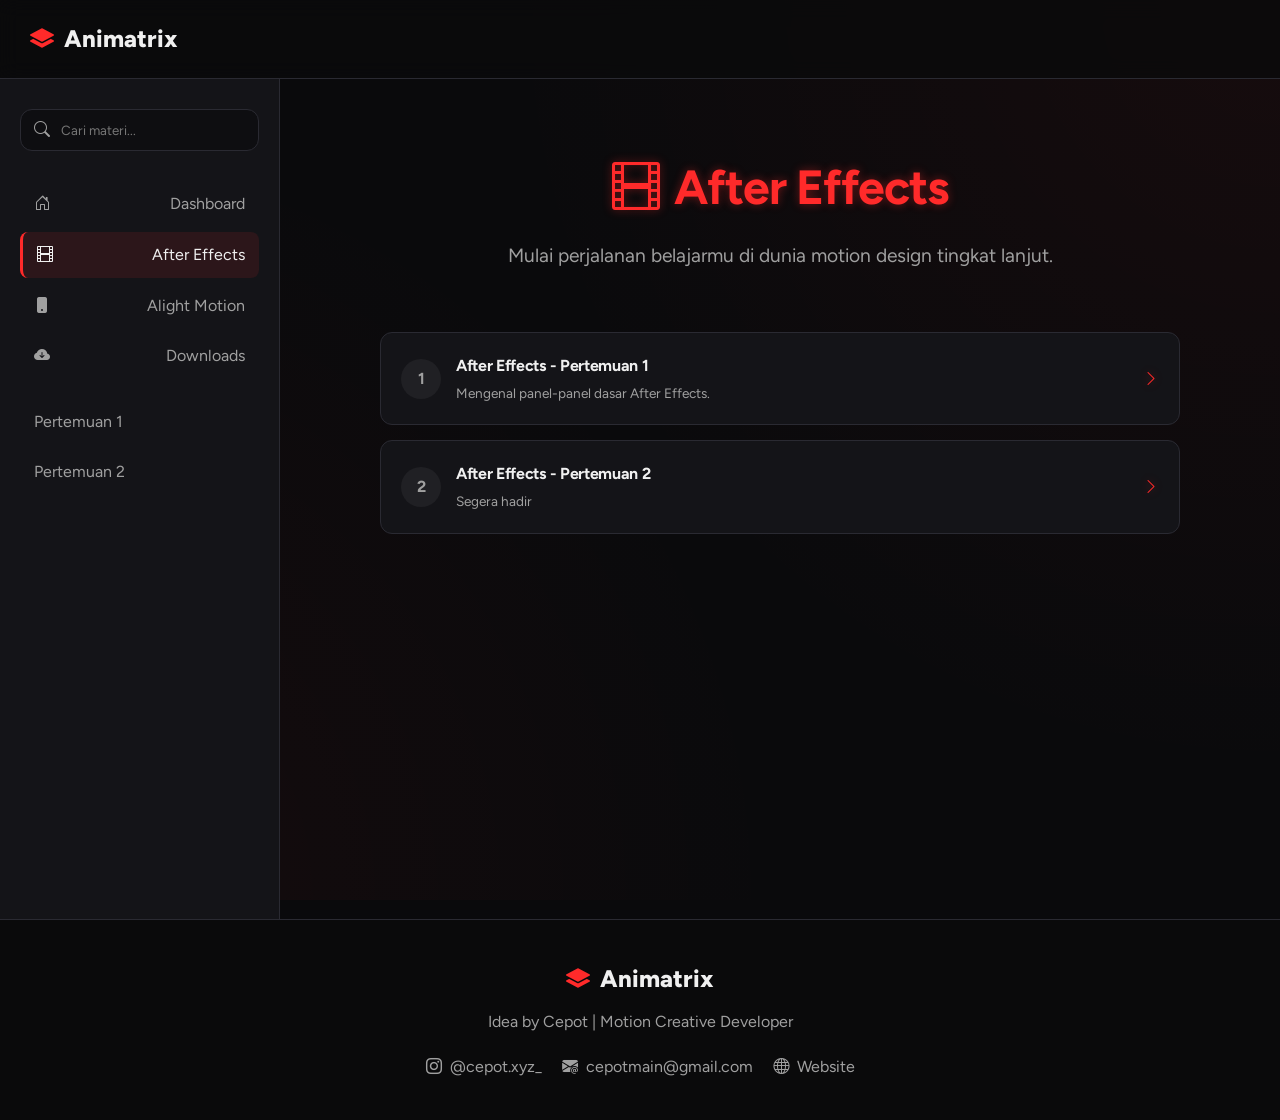
<file: after-effects.html>
<!DOCTYPE html>
<html lang="id">
<head>
    <meta charset="UTF-8">
    <meta name="viewport" content="width=device-width, initial-scale=1.0">
    <title>After Effects - Animatrix</title>
    <link rel="stylesheet" href="style.css">
    <link rel="icon" type="image/svg+xml" href="assets/favico.svg">
</head>
<body>
    <!-- Header -->
    <header>
        <div class="container flex justify-between items-center">
            <a href="index.html" class="nav-brand">
                <i class="bi bi-layers-fill neon-text"></i> Animatrix
            </a>
            <button class="sidebar-toggle-btn" id="sidebarToggle">
                <i class="bi bi-list"></i>
            </button>
        </div>
    </header>
    <div class="layout-with-sidebar container-fluid">
        
        <!-- Sidebar -->
        <aside class="sidebar" id="sidebar">
            <div class="sidebar-search">
                <i class="bi bi-search"></i>
                <input type="text" id="lessonSearch" placeholder="Cari materi...">
            </div>

            <nav class="sidebar-menu">
                <ul>
                    <li><a href="index.html"><i class="bi bi-house-door"></i> Dashboard</a></li>
                    <li><a href="after-effects.html" class="active"><i class="bi bi-film"></i> After Effects</a></li>
                    <li><a href="alight-motion.html"><i class="bi bi-phone-fill"></i> Alight Motion</a></li>
                    <li><a href="downloads.html"><i class="bi bi-cloud-arrow-down-fill"></i> Downloads</a></li>
                </ul>

                <ul>
                    <li><a href="after-effects-lessons/ae-bagian1-lesson1.html" class="sidebar-lesson-link" data-lesson-id="ae-bagian1-lesson1">Pertemuan 1</a></li>
                    <li><a href="coming-soon.html" class="sidebar-lesson-link" data-lesson-id="ae-bagian1-lesson2">Pertemuan 2</a></li>
                </ul>
            </nav>
        </aside>

        <!-- Main Content -->
        <main class="page-content">
            <div class="course-list-page">
                <div class="hero">
                    <h1 class="text-neon" style="display: flex; align-items: center; justify-content: center; gap: 15px;">
                        <i class="bi bi-film"></i> After Effects
                    </h1>
                    <p>Mulai perjalanan belajarmu di dunia motion design tingkat lanjut.</p>
                </div>

                <div class="course-section">
                    
                    <a href="after-effects-lessons/ae-bagian1-lesson1.html" class="lesson-card">
                        <div class="lesson-card-info">
                            <div class="lesson-number">1</div>
                            <div>
                                <h4>After Effects - Pertemuan 1</h4>
                                <p>Mengenal panel-panel dasar After Effects.</p>
                            </div>
                        </div>
                        <i class="bi bi-chevron-right text-neon"></i>
                    </a>

                    <a href="coming-soon.html" class="lesson-card">
                        <div class="lesson-card-info">
                            <div class="lesson-number">2</div>
                            <div>
                                <h4>After Effects - Pertemuan 2</h4>
                                <p>Segera hadir</p>
                            </div>
                        </div>
                        <i class="bi bi-chevron-right text-neon"></i>
                    </a>
                </div>
            </div>
        </main>
    </div>

    <footer>
        <div class="container">
            <a href="index.html" class="nav-brand" style="justify-content: center; margin-bottom: 10px;">
                <i class="bi bi-layers-fill neon-text"></i> Animatrix
            </a>
            <p class="text-muted">Idea by Cepot | Motion Creative Developer</p>
            <div class="footer-contact">
                <a href="https://instagram.com/cepot.xyz_" target="_blank"><i class="bi bi-instagram"></i> @cepot.xyz_</a>
                <a href="mailto:cepotmain@gmail.com"><i class="bi bi-envelope-at-fill"></i> cepotmain@gmail.com</a>
                <a href="https://cepot-xyz.github.io/creative-motion-developerr/" target="_blank"><i class="bi bi-globe"></i> Website</a>
            </div>
        </div>
    </footer>

    <script src="script.js"></script>
</body>
</html>
</file>
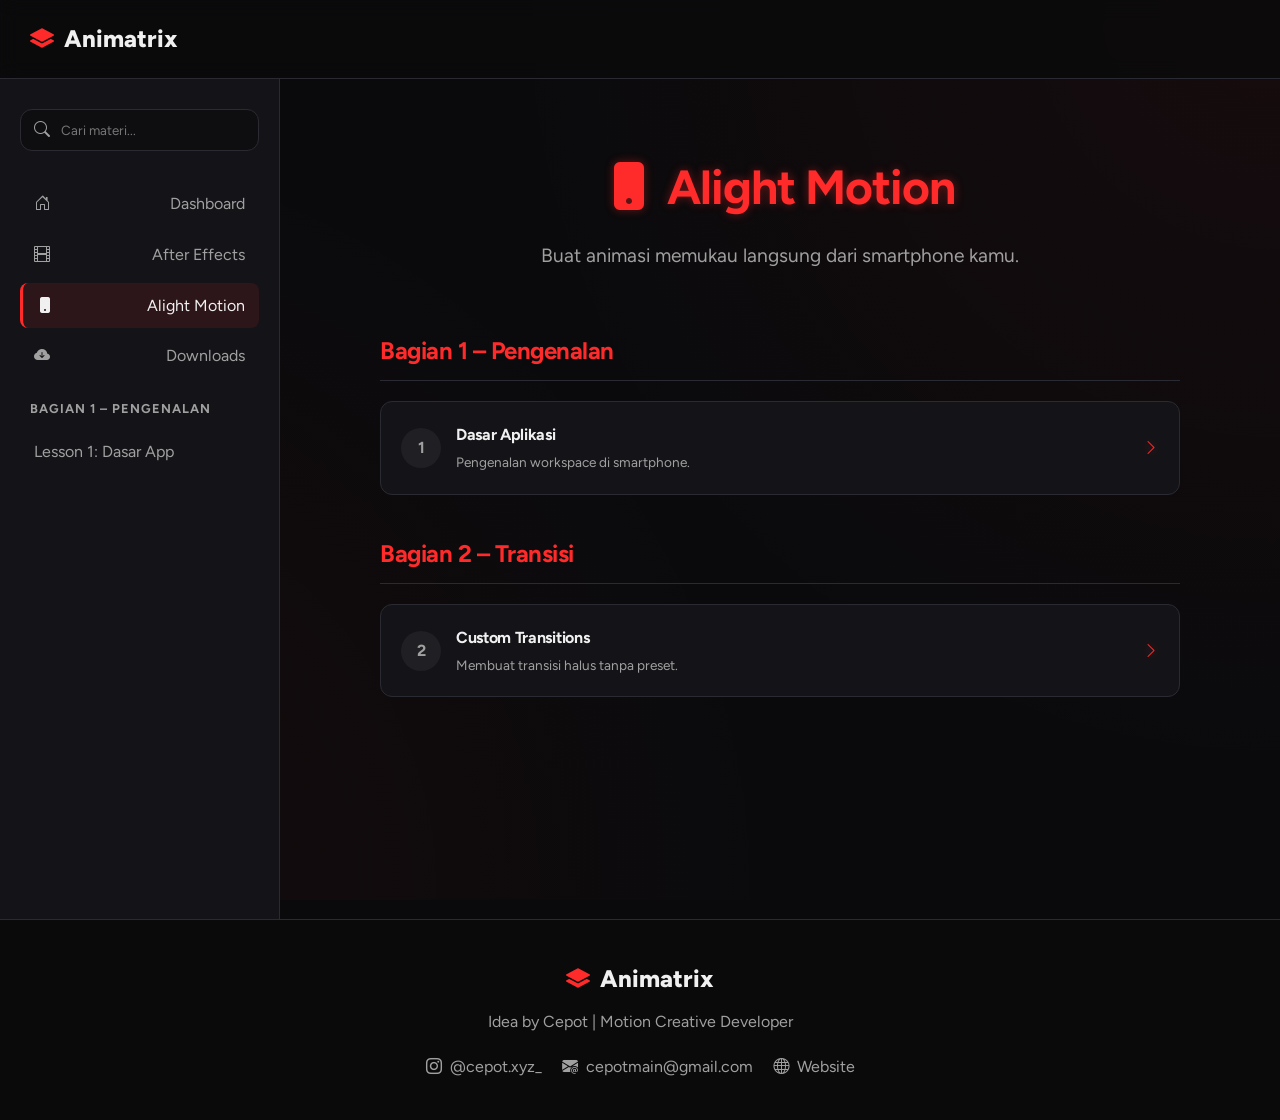
<file: alight-motion.html>
<!DOCTYPE html>
<html lang="id">
<head>
    <meta charset="UTF-8">
    <meta name="viewport" content="width=device-width, initial-scale=1.0">
    <title>Alight Motion - Animatrix</title>
    <link rel="stylesheet" href="style.css">
    <link rel="icon" type="image/svg+xml" href="assets/favico.svg">
</head>
<body>
    <!-- Header -->
    <header>
        <div class="container flex justify-between items-center">
            <a href="index.html" class="nav-brand">
                <i class="bi bi-layers-fill neon-text"></i> Animatrix
            </a>
            <button class="sidebar-toggle-btn" id="sidebarToggle">
                <i class="bi bi-list"></i>
            </button>
        </div>
    </header>
    
    <div class="layout-with-sidebar container-fluid">
        
        <!-- Sidebar -->
        <aside class="sidebar" id="sidebar">
            <div class="sidebar-search">
                <i class="bi bi-search"></i>
                <input type="text" id="lessonSearch" placeholder="Cari materi...">
            </div>

            <nav class="sidebar-menu">
                <ul>
                    <li><a href="index.html"><i class="bi bi-house-door"></i> Dashboard</a></li>
                    <li><a href="after-effects.html"><i class="bi bi-film"></i> After Effects</a></li>
                    <li><a href="alight-motion.html" class="active"><i class="bi bi-phone-fill"></i> Alight Motion</a></li>
                    <li><a href="downloads.html"><i class="bi bi-cloud-arrow-down-fill"></i> Downloads</a></li>
                </ul>

                <h4 class="menu-section-title">Bagian 1 – Pengenalan</h4>
                <ul>
                    <li><a href="alight-motion-lessons/am-bagian1-lesson1.html" class="sidebar-lesson-link" data-lesson-id="am-bagian1-lesson1">Lesson 1: Dasar App</a></li>
                </ul>
            </nav>
        </aside>

        <!-- Main Content -->
        <main class="page-content">
            <div class="course-list-page">
                <div class="hero">
                    <h1 class="text-neon" style="display: flex; align-items: center; justify-content: center; gap: 15px;">
                        <i class="bi bi-phone-fill"></i> Alight Motion
                    </h1>
                    <p>Buat animasi memukau langsung dari smartphone kamu.</p>
                </div>

                <div class="course-section">
                    <h3 class="course-section-title">Bagian 1 – Pengenalan</h3>
                    
                    <a href="alight-motion-lessons/am-bagian1-lesson1.html" class="lesson-card">
                        <div class="lesson-card-info">
                            <div class="lesson-number">1</div>
                            <div>
                                <h4>Dasar Aplikasi</h4>
                                <p>Pengenalan workspace di smartphone.</p>
                            </div>
                        </div>
                        <i class="bi bi-chevron-right text-neon"></i>
                    </a>
                </div>

                <div class="course-section">
                    <h3 class="course-section-title">Bagian 2 – Transisi</h3>
                    
                    <a href="#" class="lesson-card">
                        <div class="lesson-card-info">
                            <div class="lesson-number">2</div>
                            <div>
                                <h4>Custom Transitions</h4>
                                <p>Membuat transisi halus tanpa preset.</p>
                            </div>
                        </div>
                        <i class="bi bi-chevron-right text-neon"></i>
                    </a>
                </div>

            </div>
        </main>
    </div>

    <footer>
        <div class="container">
            <a href="index.html" class="nav-brand" style="justify-content: center; margin-bottom: 10px;">
                <i class="bi bi-layers-fill neon-text"></i> Animatrix
            </a>
            <p class="text-muted">Idea by Cepot | Motion Creative Developer</p>
            <div class="footer-contact">
                <a href="https://instagram.com/cepot.xyz_" target="_blank"><i class="bi bi-instagram"></i> @cepot.xyz_</a>
                <a href="mailto:cepotmain@gmail.com"><i class="bi bi-envelope-at-fill"></i> cepotmain@gmail.com</a>
                <a href="https://cepot-xyz.github.io/creative-motion-developerr/" target="_blank"><i class="bi bi-globe"></i> Website</a>
            </div>
        </div>
    </footer>

    <script src="script.js"></script>
</body>
</html>
</file>
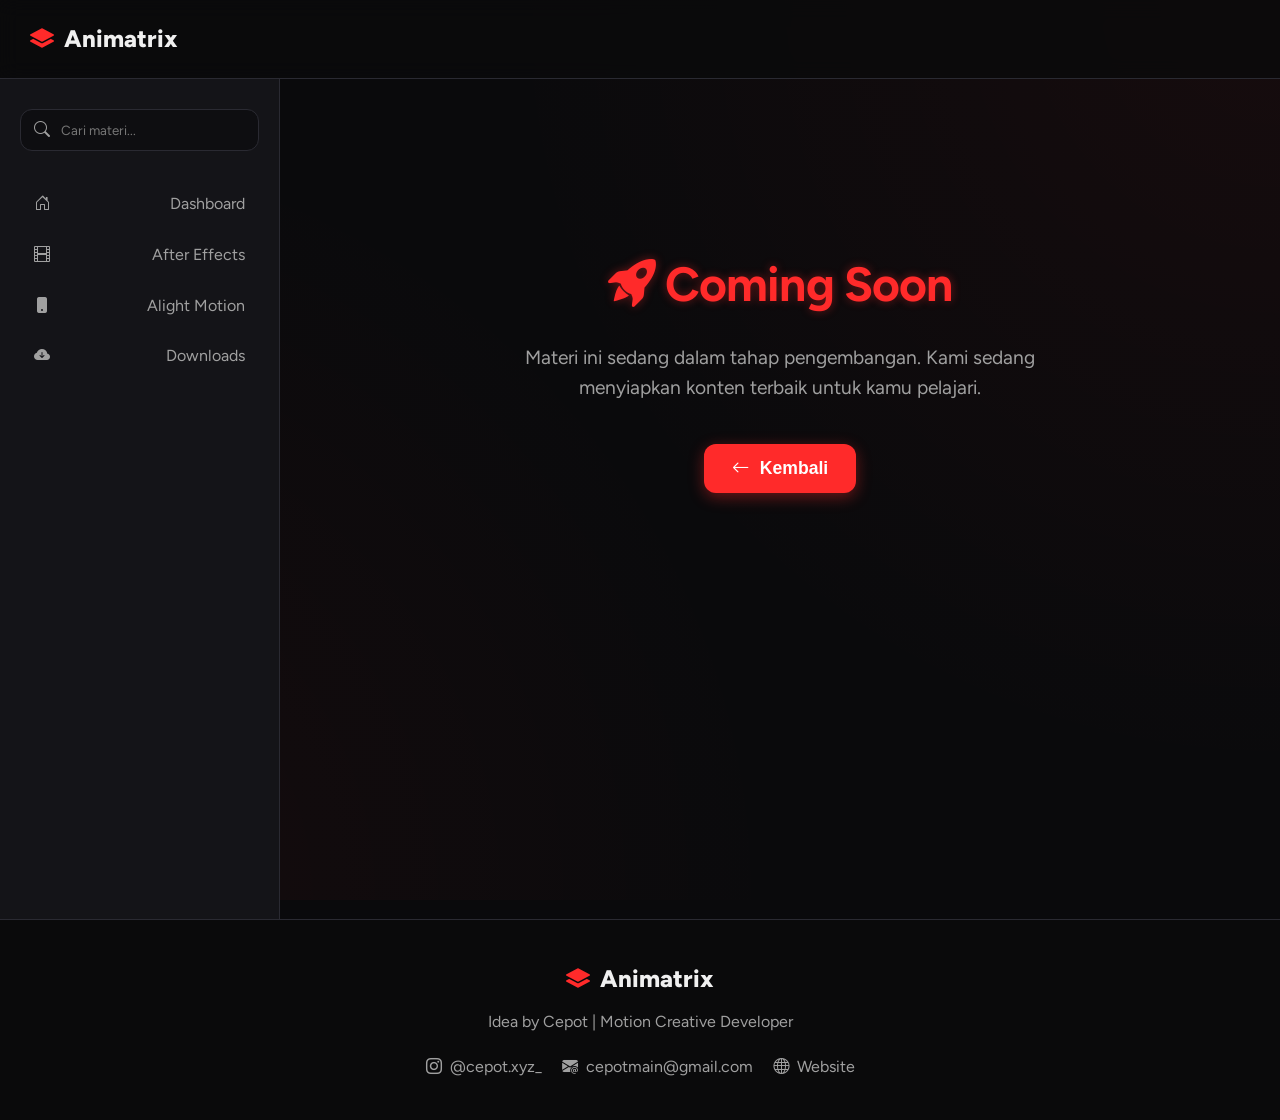
<file: coming-soon.html>
<!DOCTYPE html>
<html lang="id">
<head>
    <meta charset="UTF-8">
    <meta name="viewport" content="width=device-width, initial-scale=1.0">
    <title>Coming Soon - Animatrix</title>
    <link rel="stylesheet" href="style.css">
    <link rel="icon" type="image/svg+xml" href="assets/favico.svg">
</head>
<body>
    <!-- Header -->
    <header>
        <div class="container flex justify-between items-center">
            <a href="index.html" class="nav-brand">
                <i class="bi bi-layers-fill neon-text"></i> Animatrix
            </a>
            <button class="sidebar-toggle-btn" id="sidebarToggle">
                <i class="bi bi-list"></i>
            </button>
        </div>
    </header>

    <div class="layout-with-sidebar container-fluid">
        <!-- Sidebar -->
        <aside class="sidebar" id="sidebar">
            <div class="sidebar-search">
                <i class="bi bi-search"></i>
                <input type="text" id="lessonSearch" placeholder="Cari materi...">
            </div>

            <nav class="sidebar-menu">
                <ul>
                    <li><a href="index.html"><i class="bi bi-house-door"></i> Dashboard</a></li>
                    <li><a href="after-effects.html"><i class="bi bi-film"></i> After Effects</a></li>
                    <li><a href="alight-motion.html"><i class="bi bi-phone-fill"></i> Alight Motion</a></li>
                    <li><a href="downloads.html"><i class="bi bi-cloud-arrow-down-fill"></i> Downloads</a></li>
                </ul>
            </nav>
        </aside>

        <!-- Main Content -->
        <main class="page-content">
            <div class="course-list-page" style="min-height: 60vh; display: flex; flex-direction: column; justify-content: center; align-items: center; text-align: center;">
                <div class="hero">
                    <h1 class="text-neon" style="font-size: 3rem; margin-bottom: 20px;">
                        <i class="bi bi-rocket-takeoff-fill"></i> Coming Soon
                    </h1>
                    <p style="font-size: 1.2rem; max-width: 600px; margin: 0 auto;">
                        Materi ini sedang dalam tahap pengembangan. Kami sedang menyiapkan konten terbaik untuk kamu pelajari.
                    </p>
                    <div style="margin-top: 40px;">
                        <button onclick="history.back()" class="btn btn-primary">
                            <i class="bi bi-arrow-left"></i> Kembali
                        </button>
                    </div>
                </div>
            </div>
        </main>
    </div>

    <!-- Footer -->
    <footer>
        <div class="container">
            <a href="index.html" class="nav-brand" style="justify-content: center; margin-bottom: 10px;">
                <i class="bi bi-layers-fill neon-text"></i> Animatrix
            </a>
            <p class="text-muted">Idea by Cepot | Motion Creative Developer</p>
            <div class="footer-contact">
                <a href="https://instagram.com/cepot.xyz_" target="_blank"><i class="bi bi-instagram"></i> @cepot.xyz_</a>
                <a href="mailto:cepotmain@gmail.com"><i class="bi bi-envelope-at-fill"></i> cepotmain@gmail.com</a>
                <a href="https://cepot-xyz.github.io/creative-motion-developerr/" target="_blank"><i class="bi bi-globe"></i> Website</a>
            </div>
        </div>
    </footer>

    <script src="script.js"></script>
</body>
</html>
</file>
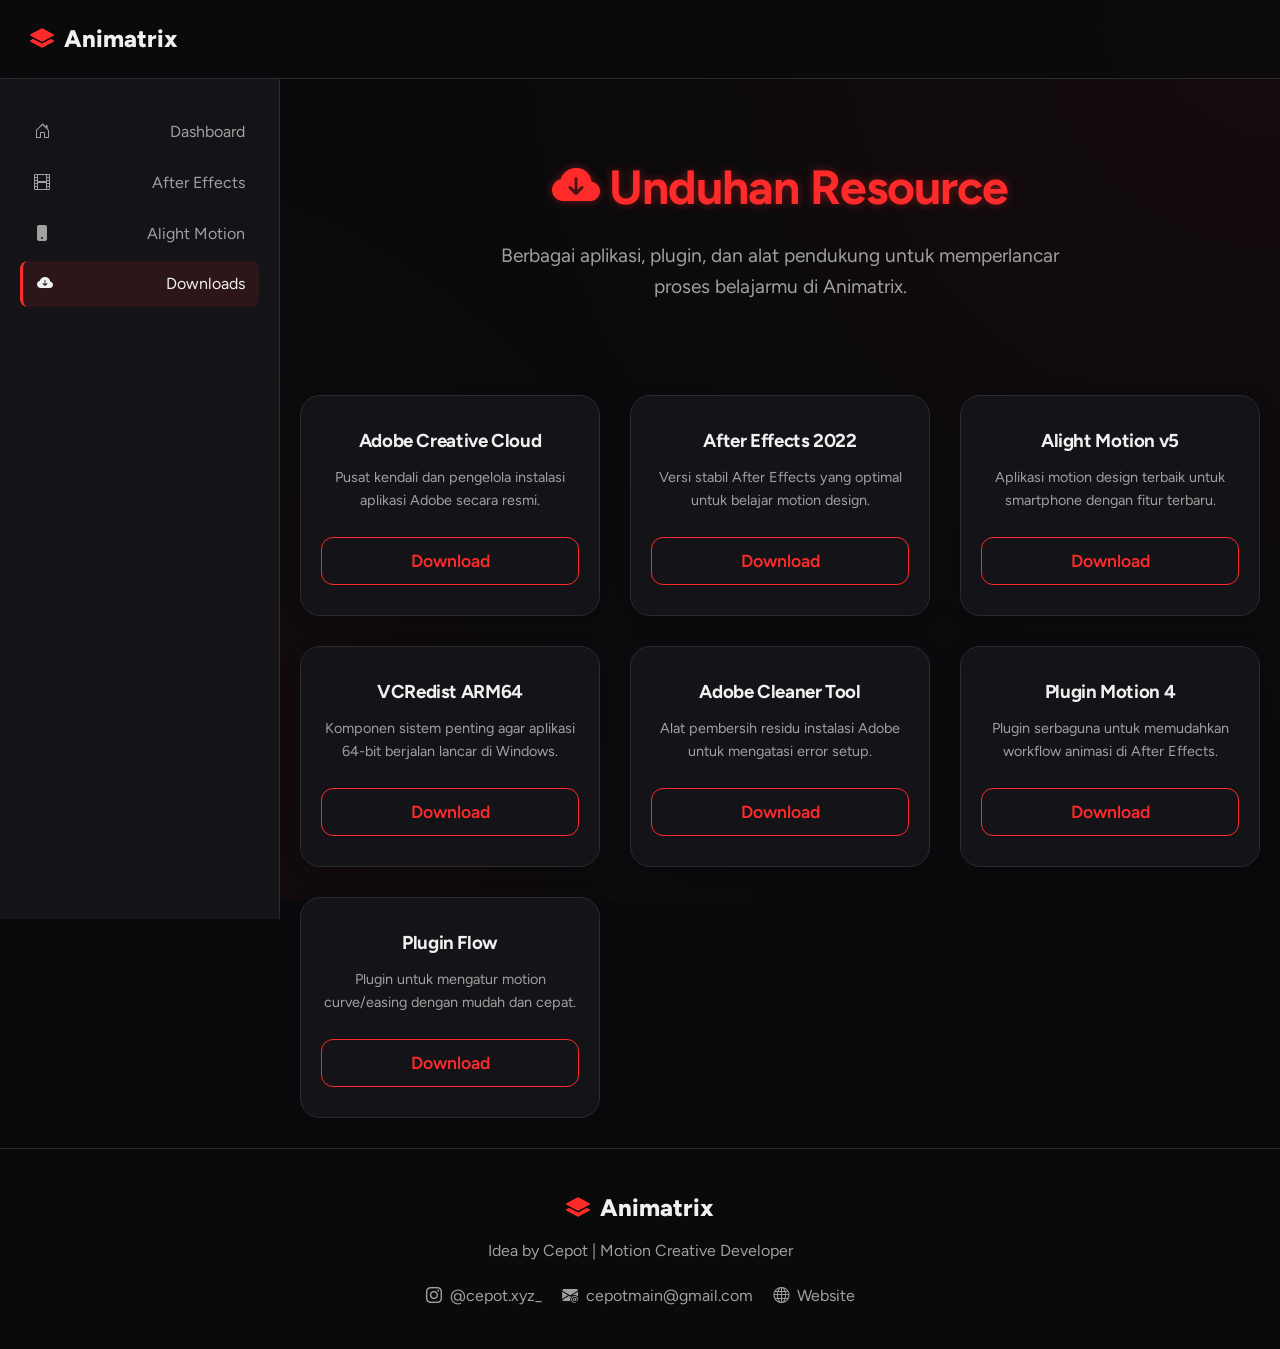
<file: downloads.html>
<!DOCTYPE html>
<html lang="id">
<head>
    <meta charset="UTF-8">
    <meta name="viewport" content="width=device-width, initial-scale=1.0">
    <title>Downloads - Animatrix</title>
    <link rel="stylesheet" href="style.css">
    <link rel="icon" type="image/svg+xml" href="assets/favico.svg">
</head>
<body>
    <!-- Header -->
    <header>
        <div class="container flex justify-between items-center">
            <a href="index.html" class="nav-brand">
                <i class="bi bi-layers-fill neon-text"></i> Animatrix
            </a>
            <button class="sidebar-toggle-btn" id="sidebarToggle">
                <i class="bi bi-list"></i>
            </button>
        </div>
    </header>   

    <div class="layout-with-sidebar container-fluid">
        <!-- Sidebar -->
        <aside class="sidebar" id="sidebar">


            <nav class="sidebar-menu">
                <ul>
                    <li><a href="index.html"><i class="bi bi-house-door"></i> Dashboard</a></li>
                    <li><a href="after-effects.html"><i class="bi bi-film"></i> After Effects</a></li>
                    <li><a href="alight-motion.html"><i class="bi bi-phone-fill"></i> Alight Motion</a></li>
                    <li><a href="downloads.html" class="active"><i class="bi bi-cloud-arrow-down-fill"></i> Downloads</a></li>
                </ul>
            </nav>
        </aside>

        <!-- Main Content -->
        <main class="page-content">
            
            <div class="hero">
                <h1 class="text-neon"><i class="bi bi-cloud-arrow-down-fill"></i> Unduhan Resource</h1>
                <p>Berbagai aplikasi, plugin, dan alat pendukung untuk memperlancar proses belajarmu di Animatrix.</p>
            </div>

        <div class="download-grid" style="padding-top: 2rem;">
            
            <div class="card download-card">
                <h3>Adobe Creative Cloud</h3>
                <p>Pusat kendali dan pengelola instalasi aplikasi Adobe secara resmi.</p>
                <a href="https://prod-rel-ffc-ccm.oobesaas.adobe.com/adobe-ffc-external/core/v1/wam/download?sapCode=KCCC&productName=Creative%20Cloud&os=win&guid=7935d0c8-20df-4f84-87e0-1a258b2a3100?sapCode=KCCC&fileName=Creative%20Cloud_Set-Up_7474&wamFeature=nuj-live&environment=prod&api_key=CCHomeWeb1" class="btn btn-outline" style="width: 100%; padding: 1vh 0;">
                    Download
                </a>
            </div>

            <div class="card download-card">
                <h3>After Effects 2022</h3>
                <p>Versi stabil After Effects yang optimal untuk belajar motion design.</p>
                <a href="https://drive.google.com/file/d/11lOXK1qEvQLb0gHgmRPCu7_7-yAJH8_U/view?usp=sharing" target="_blank" class="btn btn-outline" style="width: 100%; padding: 1vh 0;">
                    Download
                </a>
            </div>

            <div class="card download-card">
                <h3>Alight Motion v5</h3>
                <p>Aplikasi motion design terbaik untuk smartphone dengan fitur terbaru.</p>
                <a href="https://www.mediafire.com/file/ogrl85mjjlli5o2/Alight_Motion_v5.0.249.1002172.apk/file" target="_blank" class="btn btn-outline" style="width: 100%; padding: 1vh 0;">
                    Download
                </a>
            </div>

            <div class="card download-card">
                <h3>VCRedist ARM64</h3>
                <p>Komponen sistem penting agar aplikasi 64-bit berjalan lancar di Windows.</p>
                <a href="https://download.visualstudio.microsoft.com/download/pr/1c82a588-774f-4cd2-930d-9380f7e34e75/FCDA7B24413F170BD456052F08AE49FB60AC1638F083AAB7A35AFEB957AEB1D6/VC_redist.arm64.exe" class="btn btn-outline" style="width: 100%; padding: 1vh 0;">
                    Download
                </a>
            </div>

            <div class="card download-card">
                <h3>Adobe Cleaner Tool</h3>
                <p>Alat pembersih residu instalasi Adobe untuk mengatasi error setup.</p>
                <a href="https://swupmf.adobe.com/webfeed/CleanerTool/win/AdobeCreativeCloudCleanerTool.exe" class="btn btn-outline" style="width: 100%; padding: 1vh 0;">
                    Download
                </a>
            </div>

            <div class="card download-card">
                <h3>Plugin Motion 4</h3>
                <p>Plugin serbaguna untuk memudahkan workflow animasi di After Effects.</p>
                <a href="https://drive.google.com/file/d/1XIG5iN-iy2EWU0UfZ0YuSYpLDbOuvsqe/view?usp=sharing" target="_blank" class="btn btn-outline" style="width: 100%; padding: 1vh 0;">
                    Download
                </a>
            </div>

            <div class="card download-card">
                <h3>Plugin Flow</h3>
                <p>Plugin untuk mengatur motion curve/easing dengan mudah dan cepat.</p>
                <a href="https://drive.google.com/file/d/1vifkIcHFeB4eN9c6Gf4TiRh-VwpxXgBn/view?usp=sharing" target="_blank" class="btn btn-outline" style="width: 100%; padding: 1vh 0;">
                    Download
                </a>
            </div>

        </div>

    </main>
    </div>

    <footer>
        <div class="container">
            <a href="index.html" class="nav-brand" style="justify-content: center; margin-bottom: 10px;">
                <i class="bi bi-layers-fill neon-text"></i> Animatrix
            </a>
            <p class="text-muted">Idea by Cepot | Motion Creative Developer</p>
            <div class="footer-contact">
                <a href="https://instagram.com/cepot.xyz_" target="_blank"><i class="bi bi-instagram"></i> @cepot.xyz_</a>
                <a href="mailto:cepotmain@gmail.com"><i class="bi bi-envelope-at-fill"></i> cepotmain@gmail.com</a>
                <a href="https://cepot-xyz.github.io/creative-motion-developerr/" target="_blank"><i class="bi bi-globe"></i> Website</a>
            </div>
        </div>
    </footer>

    <script src="script.js"></script>
</body>
</html>
</file>
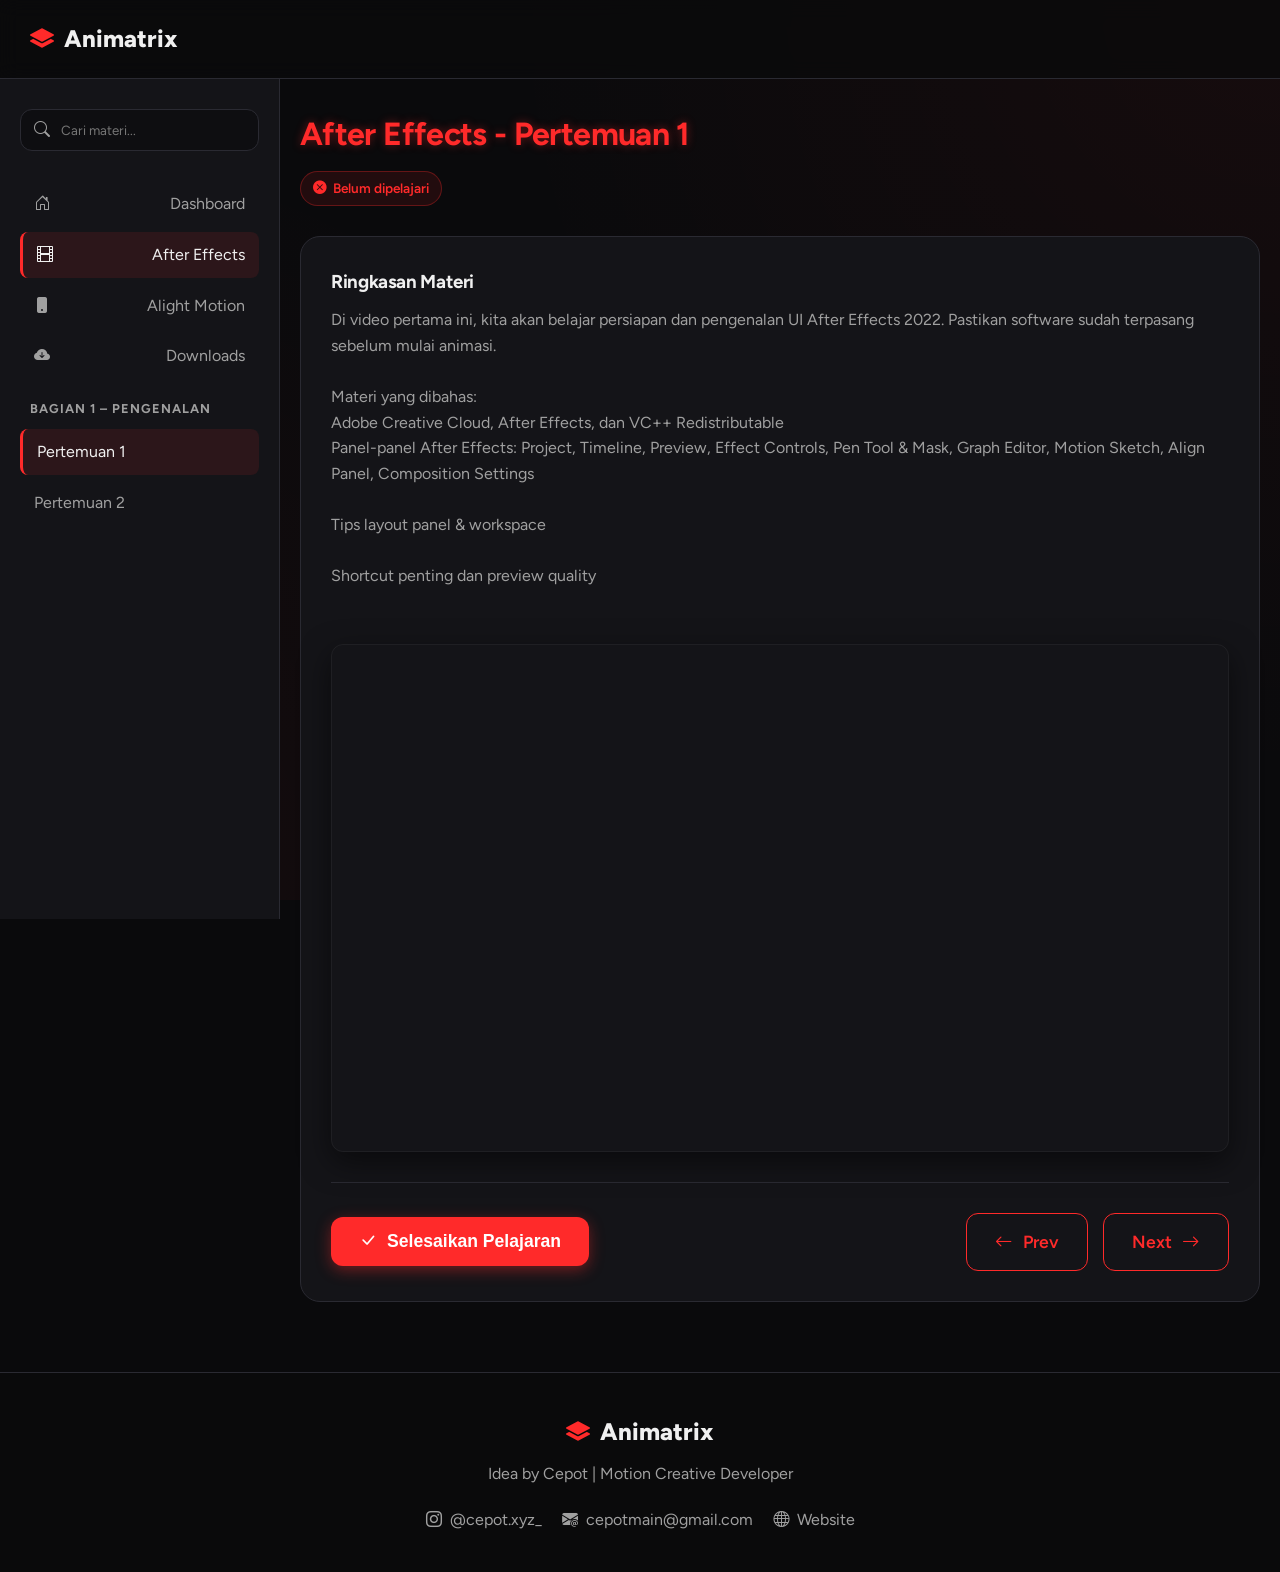
<file: after-effects-lessons/ae-bagian1-lesson1.html>
<!DOCTYPE html>
<html lang="id">
<head>
    <meta charset="UTF-8">
    <meta name="viewport" content="width=device-width, initial-scale=1.0">
    <title>AE Lesson 1 - Animatrix</title>
    <link rel="stylesheet" href="../style.css">
    <link rel="icon" type="image/svg+xml" href="../assets/favico.svg">
</head>
<body>

    <!-- Header -->
    <header>
        <div class="container flex justify-between items-center">
            <a href="../index.html" class="nav-brand">
                <i class="bi bi-layers-fill neon-text"></i> Animatrix
            </a>
            <button class="sidebar-toggle-btn" id="sidebarToggle">
                <i class="bi bi-list"></i>
            </button>
        </div>
    </header>
    

    <div class="layout-with-sidebar container-fluid">
        
        <!-- Sidebar -->
        <aside class="sidebar" id="sidebar">
            <div class="sidebar-search">
                <i class="bi bi-search"></i>
                <input type="text" id="lessonSearch" placeholder="Cari materi...">
            </div>

            <nav class="sidebar-menu">
                <ul>
                    <li><a href="../index.html"><i class="bi bi-house-door"></i> Dashboard</a></li>
                    <li><a href="../after-effects.html" class="active"><i class="bi bi-film"></i> After Effects</a></li>
                    <li><a href="../alight-motion.html"><i class="bi bi-phone-fill"></i> Alight Motion</a></li>
                    <li><a href="../downloads.html"><i class="bi bi-cloud-arrow-down-fill"></i> Downloads</a></li>
                </ul>

                <h4 class="menu-section-title">Bagian 1 – Pengenalan</h4>
                <ul>
                    <li><a href="ae-bagian1-lesson1.html" class="sidebar-lesson-link active" data-lesson-id="ae-bagian1-lesson1">Pertemuan 1</a></li>
                    <li><a href="../coming-soon.html" class="sidebar-lesson-link" data-lesson-id="ae-bagian1-lesson2">Pertemuan 2</a></li>
                </ul>
            </nav>
        </aside>

        <!-- Main Content -->
        <main class="page-content">
            <div class="lesson-header">
                <h1 class="text-neon">After Effects - Pertemuan 1</h1>
                <div id="lessonStatusBadge" class="lesson-status not-completed">
                    <i class="bi bi-x-circle-fill"></i> Belum dipelajari
                </div>
            </div>

            <div class="lesson-content shadow-glow">
                
                <h3>Ringkasan Materi</h3>
                <p class="text-muted" style="margin-top: 10px;">
                    
Di video pertama ini, kita akan belajar persiapan dan pengenalan UI After Effects 2022.

Pastikan software sudah terpasang sebelum mulai animasi.<br><br>

Materi yang dibahas:<br>
Adobe Creative Cloud, After Effects, dan VC++ Redistributable<br>
Panel-panel After Effects: Project, Timeline, Preview, Effect Controls, Pen Tool & Mask, Graph Editor, Motion Sketch, Align Panel, Composition Settings<br><br>

Tips layout panel & workspace<br><br>
Shortcut penting dan preview quality<br><br>

                </p>

                <!-- 16:9 Video Container -->
                <div class="video-container">
                    <!-- ========================================================== -->
                    <!-- INI KALAU MAU MASUKIN / GANTI LINK EMBED YOUTUBE DI SINI -->
                    <!-- Ganti atribut src="..." dengan link embed YouTube milikmu  -->
                    <!-- ========================================================== -->
                                        <iframe width="1521" height="607" src="https://www.youtube.com/embed/YXOLPPvnMS8" title="Animatrix - After Effects Pertemuan 1" frameborder="0" allow="accelerometer; autoplay; clipboard-write; encrypted-media; gyroscope; picture-in-picture; web-share" referrerpolicy="strict-origin-when-cross-origin" allowfullscreen></iframe>
                </div>

                <!-- Navigation -->
                <div class="lesson-nav">
                    <button class="btn btn-primary btn-finish-lesson" id="btnFinishLesson">
                        <i class="bi bi-check-lg"></i> Selesaikan Pelajaran
                    </button>
                    
                    <div class="nav-group">
                        <a href="../after-effects.html" class="btn btn-outline" title="Kembali">
                            <i class="bi bi-arrow-left"></i> Prev
                        </a>
                        <a href="../coming-soon.html" class="btn btn-outline" id="btnNext" title="Lanjut">
                            Next <i class="bi bi-arrow-right"></i>
                        </a>
                    </div>
                </div>

            </div>
        </main>
    </div>

    <!-- Footer -->
    <footer>
        <div class="container">
            <a href="../index.html" class="nav-brand" style="justify-content: center; margin-bottom: 10px;">
                <i class="bi bi-layers-fill"></i> Animatrix
            </a>
            <p class="text-muted">Idea by Cepot | Motion Creative Developer</p>
            <div class="footer-contact">
                <a href="https://instagram.com/cepot.xyz_" target="_blank"><i class="bi bi-instagram"></i> @cepot.xyz_</a>
                <a href="mailto:cepotmain@gmail.com"><i class="bi bi-envelope-at-fill"></i> cepotmain@gmail.com</a>
                <a href="https://cepot-xyz.github.io/creative-motion-developerr/" target="_blank"><i class="bi bi-globe"></i> Website</a>
            </div>
        </div>
    </footer>

    <script src="../script.js"></script>
</body>
</html>
</file>
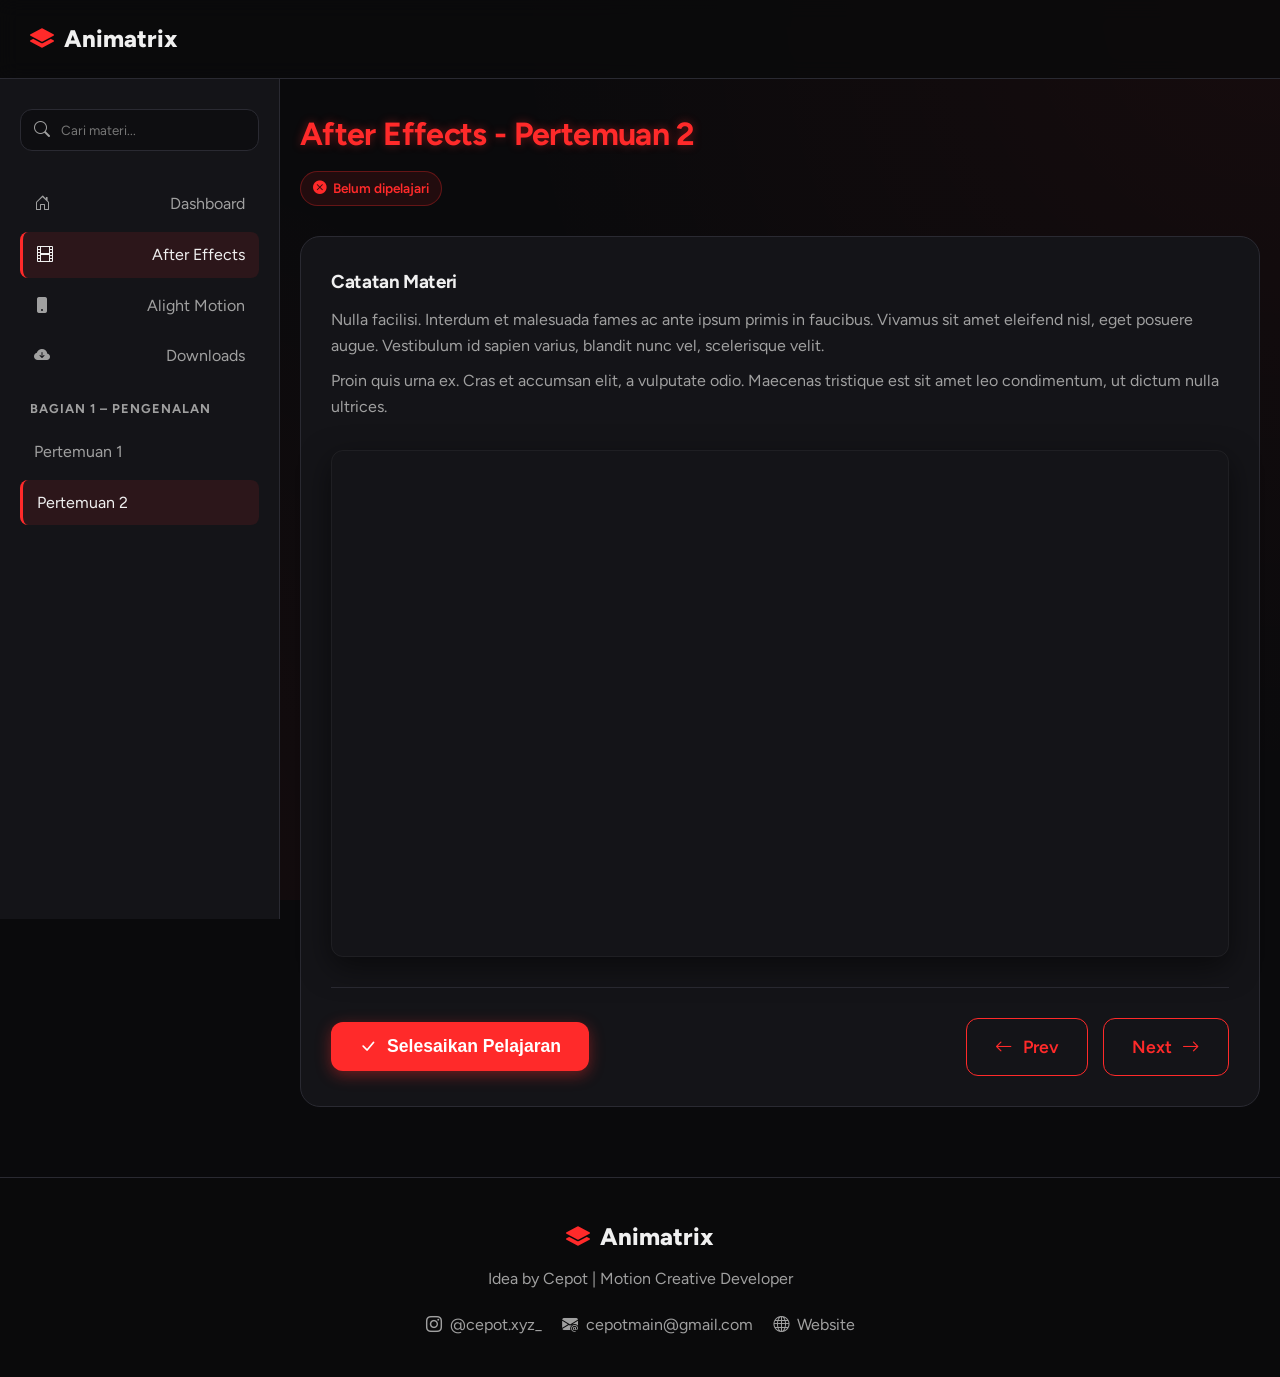
<file: after-effects-lessons/ae-bagian1-lesson2.html>
<!DOCTYPE html>
<html lang="id">
<head>
    <meta charset="UTF-8">
    <meta name="viewport" content="width=device-width, initial-scale=1.0">
    <title>AE Lesson 2 - Animatrix</title>
    <link rel="stylesheet" href="../style.css">
    <link rel="icon" type="image/svg+xml" href="../assets/favico.svg">
</head>
<body>

    <!-- Header -->
    <header>
        <div class="container flex justify-between items-center">
            <a href="../index.html" class="nav-brand">
                <i class="bi bi-layers-fill neon-text"></i> Animatrix
            </a>
            <button class="sidebar-toggle-btn" id="sidebarToggle">
                <i class="bi bi-list"></i>
            </button>
        </div>
    </header>
    

    <div class="layout-with-sidebar container-fluid">
        
        <!-- Sidebar -->
        <aside class="sidebar" id="sidebar">
            <div class="sidebar-search">
                <i class="bi bi-search"></i>
                <input type="text" id="lessonSearch" placeholder="Cari materi...">
            </div>

            <nav class="sidebar-menu">
                <ul>
                    <li><a href="../index.html"><i class="bi bi-house-door"></i> Dashboard</a></li>
                    <li><a href="../after-effects.html" class="active"><i class="bi bi-film"></i> After Effects</a></li>
                    <li><a href="../alight-motion.html"><i class="bi bi-phone-fill"></i> Alight Motion</a></li>
                    <li><a href="../downloads.html"><i class="bi bi-cloud-arrow-down-fill"></i> Downloads</a></li>
                </ul>

                <h4 class="menu-section-title">Bagian 1 – Pengenalan</h4>
                <ul>
                    <li><a href="ae-bagian1-lesson1.html" class="sidebar-lesson-link" data-lesson-id="ae-bagian1-lesson1">Pertemuan 1</a></li>
                    <li><a href="../coming-soon.html" class="sidebar-lesson-link active" data-lesson-id="ae-bagian1-lesson2">Pertemuan 2</a></li>
                </ul>
            </nav>
        </aside>

        <!-- Main Content -->
        <main class="page-content">
            <div class="lesson-header">
                <h1 class="text-neon">After Effects - Pertemuan 2</h1>
                <div id="lessonStatusBadge" class="lesson-status not-completed">
                    <i class="bi bi-x-circle-fill"></i> Belum dipelajari
                </div>
            </div>

            <div class="lesson-content shadow-glow">
                
                <h3>Catatan Materi</h3>
                <p class="text-muted" style="margin-top: 10px;">
                    Nulla facilisi. Interdum et malesuada fames ac ante ipsum primis in faucibus. Vivamus sit amet eleifend nisl, eget posuere augue. 
                    Vestibulum id sapien varius, blandit nunc vel, scelerisque velit.
                </p>
                <p class="text-muted" style="margin-top: 10px;">
                    Proin quis urna ex. Cras et accumsan elit, a vulputate odio. Maecenas tristique est sit amet leo condimentum, ut dictum nulla ultrices.
                </p>

                <!-- 16:9 Video Container -->
                <div class="video-container">
                    <!-- Placeholder YouTube Video (Using a generic search URL or placeholder ID context, used standard sample video format) -->
                                        <iframe width="1521" height="607" src="https://www.youtube.com/embed/WQcqvYJbjqs" title="Anak kecil pada nangis 🤣" frameborder="0" allow="accelerometer; autoplay; clipboard-write; encrypted-media; gyroscope; picture-in-picture; web-share" referrerpolicy="strict-origin-when-cross-origin" allowfullscreen></iframe>
                </div>

                <!-- Navigation -->
                <div class="lesson-nav">
                    <button class="btn btn-primary btn-finish-lesson" id="btnFinishLesson">
                        <i class="bi bi-check-lg"></i> Selesaikan Pelajaran
                    </button>
                    
                    <div class="nav-group">
                        <a href="ae-bagian1-lesson1.html" class="btn btn-outline" title="Kembali">
                            <i class="bi bi-arrow-left"></i> Prev
                        </a>
                        <a href="../after-effects.html" class="btn btn-outline" id="btnNext" title="Lanjut (Kembali ke Daftar)">
                            Next <i class="bi bi-arrow-right"></i>
                        </a>
                    </div>
                </div>

            </div>
        </main>
    </div>

    <!-- Footer -->
    <footer>
        <div class="container">
            <a href="../index.html" class="nav-brand" style="justify-content: center; margin-bottom: 10px;">
                <i class="bi bi-layers-fill"></i> Animatrix
            </a>
            <p class="text-muted">Idea by Cepot | Motion Creative Developer</p>
            <div class="footer-contact">
                <a href="https://instagram.com/cepot.xyz_" target="_blank"><i class="bi bi-instagram"></i> @cepot.xyz_</a>
                <a href="mailto:cepotmain@gmail.com"><i class="bi bi-envelope-at-fill"></i> cepotmain@gmail.com</a>
                <a href="https://cepot-xyz.github.io/creative-motion-developerr/" target="_blank"><i class="bi bi-globe"></i> Website</a>
            </div>
        </div>
    </footer>

    <script src="../script.js"></script>
</body>
</html>
</file>
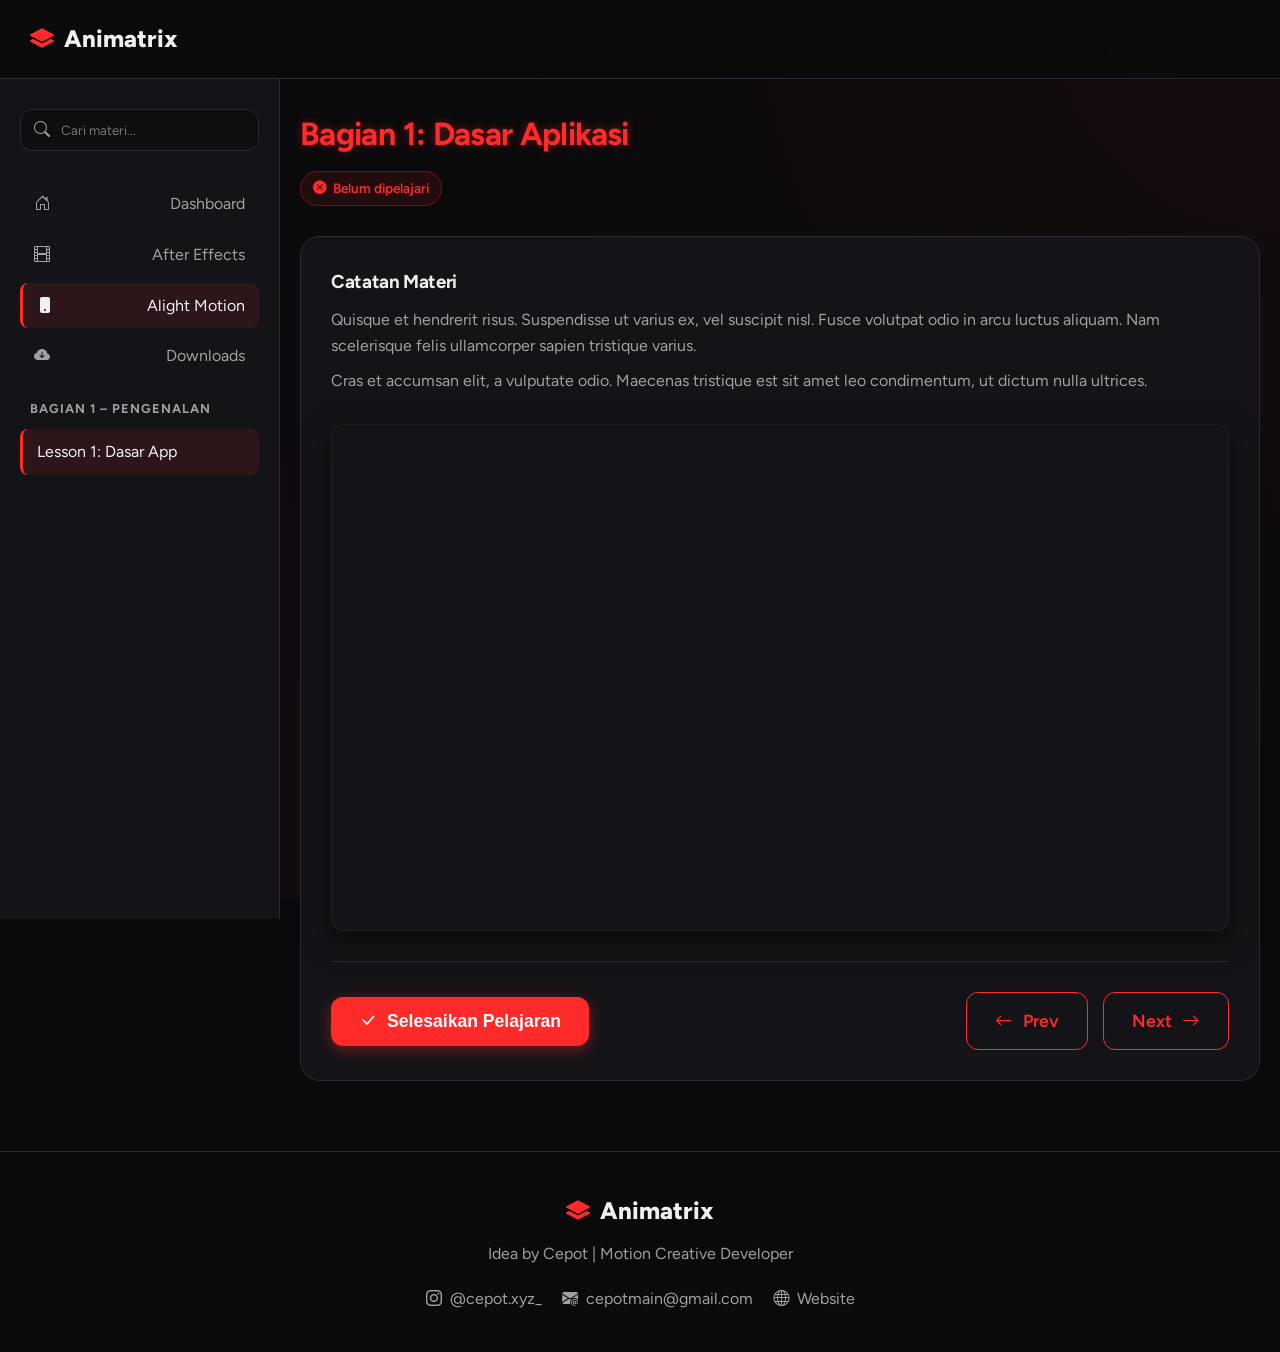
<file: alight-motion-lessons/am-bagian1-lesson1.html>
<!DOCTYPE html>
<html lang="id">
<head>
    <meta charset="UTF-8">
    <meta name="viewport" content="width=device-width, initial-scale=1.0">
    <title>AM Lesson 1 - Animatrix</title>
    <link rel="stylesheet" href="../style.css">
    <link rel="icon" type="image/svg+xml" href="../assets/favico.svg">
</head>
<body>

    <!-- Header -->
    <header>
        <div class="container flex justify-between items-center">
            <a href="../index.html" class="nav-brand">
                <i class="bi bi-layers-fill neon-text"></i> Animatrix
            </a>
            <button class="sidebar-toggle-btn" id="sidebarToggle">
                <i class="bi bi-list"></i>
            </button>
        </div>
    </header>
    

    <div class="layout-with-sidebar container-fluid">
        
        <!-- Sidebar -->
        <aside class="sidebar" id="sidebar">
            <div class="sidebar-search">
                <i class="bi bi-search"></i>
                <input type="text" id="lessonSearch" placeholder="Cari materi...">
            </div>

            <nav class="sidebar-menu">
                <ul>
                    <li><a href="../index.html"><i class="bi bi-house-door"></i> Dashboard</a></li>
                    <li><a href="../after-effects.html"><i class="bi bi-film"></i> After Effects</a></li>
                    <li><a href="../alight-motion.html" class="active"><i class="bi bi-phone-fill"></i> Alight Motion</a></li>
                    <li><a href="../downloads.html"><i class="bi bi-cloud-arrow-down-fill"></i> Downloads</a></li>
                </ul>

                <h4 class="menu-section-title">Bagian 1 – Pengenalan</h4>
                <ul>
                    <li><a href="am-bagian1-lesson1.html" class="sidebar-lesson-link active" data-lesson-id="am-bagian1-lesson1">Lesson 1: Dasar App</a></li>
                </ul>
            </nav>
        </aside>

        <!-- Main Content -->
        <main class="page-content">
            <div class="lesson-header">
                <h1 class="text-neon">Bagian 1: Dasar Aplikasi</h1>
                <div id="lessonStatusBadge" class="lesson-status not-completed">
                    <i class="bi bi-x-circle-fill"></i> Belum dipelajari
                </div>
            </div>

            <div class="lesson-content shadow-glow">
                
                <h3>Catatan Materi</h3>
                <p class="text-muted" style="margin-top: 10px;">
                    Quisque et hendrerit risus. Suspendisse ut varius ex, vel suscipit nisl. Fusce volutpat odio in arcu luctus aliquam.
                    Nam scelerisque felis ullamcorper sapien tristique varius. 
                </p>
                <p class="text-muted" style="margin-top: 10px;">
                    Cras et accumsan elit, a vulputate odio. Maecenas tristique est sit amet leo condimentum, ut dictum nulla ultrices.
                </p>

                <!-- 16:9 Video Container -->
                <div class="video-container">
                    <!-- Placeholder YouTube Video -->
                                        <iframe width="1521" height="607" src="https://www.youtube.com/embed/WQcqvYJbjqs" title="Anak kecil pada nangis 🤣" frameborder="0" allow="accelerometer; autoplay; clipboard-write; encrypted-media; gyroscope; picture-in-picture; web-share" referrerpolicy="strict-origin-when-cross-origin" allowfullscreen></iframe>
                </div>

                <!-- Navigation -->
                <div class="lesson-nav">
                    <button class="btn btn-primary btn-finish-lesson" id="btnFinishLesson">
                        <i class="bi bi-check-lg"></i> Selesaikan Pelajaran
                    </button>
                    
                    <div class="nav-group">
                        <a href="../alight-motion.html" class="btn btn-outline" title="Kembali (Menu Utama)">
                            <i class="bi bi-arrow-left"></i> Prev
                        </a>
                        <a href="../alight-motion.html" class="btn btn-outline" id="btnNext" title="Lanjut (Menu Utama)">
                            Next <i class="bi bi-arrow-right"></i>
                        </a>
                    </div>
                </div>

            </div>
        </main>
    </div>

    <!-- Footer -->
    <footer>
        <div class="container">
            <a href="../index.html" class="nav-brand" style="justify-content: center; margin-bottom: 10px;">
                <i class="bi bi-layers-fill"></i> Animatrix
            </a>
            <p class="text-muted">Idea by Cepot | Motion Creative Developer</p>
            <div class="footer-contact">
                <a href="https://instagram.com/cepot.xyz_" target="_blank"><i class="bi bi-instagram"></i> @cepot.xyz_</a>
                <a href="mailto:cepotmain@gmail.com"><i class="bi bi-envelope-at-fill"></i> cepotmain@gmail.com</a>
                <a href="https://cepot-xyz.github.io/creative-motion-developerr/" target="_blank"><i class="bi bi-globe"></i> Website</a>
            </div>
        </div>
    </footer>

    <script src="../script.js"></script>
</body>
</html>
</file>
<file: style.css>
@import url('https://fonts.googleapis.com/css2?family=Figtree:ital,wght@0,300..900;1,300..900&display=swap');
@import url('https://cdn.jsdelivr.net/npm/bootstrap-icons@1.11.3/font/bootstrap-icons.min.css');

:root {
    --bg-dark: #0a0a0c;
    --bg-card: #141418;
    --neon-red: #ff2a2a;
    --neon-red-glow: rgba(255, 42, 42, 0.4);
    --text-primary: #f0f0f0;
    --text-secondary: #a0a0a0;
    --border-color: #2a2a32;
    --border-radius-lg: 20px;
    --border-radius-md: 12px;
    --transition-speed: 0.3s;
}

* {
    margin: 0;
    padding: 0;
    box-sizing: border-box;
}

body {
    font-family: 'Figtree', sans-serif;
    background-color: var(--bg-dark);
    color: var(--text-primary);
    line-height: 1.6;
    overflow-x: hidden;
    opacity: 0;
    /* For page transition */
    transition: opacity 0.5s ease-in-out;
    background-image: radial-gradient(circle at top right, rgba(255, 42, 42, 0.05), transparent 50%),
        radial-gradient(circle at bottom left, rgba(255, 42, 42, 0.05), transparent 50%);
    background-attachment: fixed;
}

body.loaded {
    opacity: 1;
}

a {
    text-decoration: none;
    color: inherit;
}

/* Custom Scrollbar */
::-webkit-scrollbar {
    width: 8px;
}

::-webkit-scrollbar-track {
    background-color: transparent;
}

::-webkit-scrollbar-thumb {
    background-color: var(--neon-red);
    border-radius: 10px;
}

::-webkit-scrollbar-thumb:hover {
    background-color: #ff4a4a;
}

ul {
    list-style: none;
}

/* Typography */
h1,
h2,
h3,
h4 {
    font-weight: 700;
    letter-spacing: -0.02em;
}

.text-neon {
    color: var(--neon-red);
    text-shadow: 0 0 10px var(--neon-red-glow);
}

.text-muted {
    color: var(--text-secondary);
}

/* Layout */
.container {
    max-width: 1200px;
    margin: 0 auto;
    padding: 0 5%;
}

.container-fluid {
    width: 100%;
    margin: 0 auto;
    padding: 0;
}

.main-content {
    min-height: calc(100vh - 60px);
    /* Adjust for footer */
    padding-top: 40px;
    padding-bottom: 60px;
    position: relative;
}

/* Flex & Grid Utilities */
.flex {
    display: flex;
}

.flex-col {
    flex-direction: column;
}

.items-center {
    align-items: center;
}

.justify-center {
    justify-content: center;
}

.justify-between {
    justify-content: space-between;
}

.gap-2 {
    gap: 8px;
}

.gap-4 {
    gap: 16px;
}

.gap-6 {
    gap: 24px;
}

/* Cards */
.card {
    background: var(--bg-card);
    border: 1px solid var(--border-color);
    border-radius: var(--border-radius-lg);
    padding: 24px;
    transition: all var(--transition-speed) ease;
    box-shadow: 0 4px 20px rgba(0, 0, 0, 0.2);
    position: relative;
    overflow: hidden;
}

.card::before {
    content: '';
    position: absolute;
    top: 0;
    left: 0;
    right: 0;
    bottom: 0;
    border-radius: var(--border-radius-lg);
    box-shadow: inset 0 0 0 1px transparent;
    transition: all var(--transition-speed) ease;
    pointer-events: none;
}

.card:hover {
    transform: translateY(-5px);
    border-color: var(--neon-red);
    box-shadow: 0 10px 30px var(--neon-red-glow);
}

.card:hover::before {
    box-shadow: inset 0 0 0 1px rgba(255, 42, 42, 0.2);
}

/* Buttons */
.btn {
    display: inline-flex;
    align-items: center;
    justify-content: center;
    gap: 10px;
    padding: 14px 28px;
    border-radius: var(--border-radius-md);
    font-weight: 600;
    font-size: 1.1rem;
    cursor: pointer;
    border: none;
    transition: all var(--transition-speed) ease;
    text-align: center;
}

.btn-primary {
    background-color: var(--neon-red);
    color: white;
    box-shadow: 0 4px 15px var(--neon-red-glow);
}

.btn-primary:hover {
    background-color: #ff4a4a;
    box-shadow: 0 6px 25px rgba(255, 42, 42, 0.6);
    transform: scale(1.02);
}

.btn-outline {
    background-color: transparent;
    border: 1px solid var(--neon-red);
    color: var(--neon-red);
}

.btn-outline:hover {
    background-color: rgba(255, 42, 42, 0.1);
    box-shadow: 0 0 15px var(--neon-red-glow);
}

.btn-icon {
    padding: 12px;
    border-radius: 50%;
    background: var(--bg-card);
    border: 1px solid var(--border-color);
    color: var(--text-primary);
}

.btn-icon:hover {
    color: var(--neon-red);
    border-color: var(--neon-red);
    box-shadow: 0 0 15px var(--neon-red-glow);
}

/* Header & Navigation */
header {
    padding: 20px 0;
    background: rgba(10, 10, 12, 0.8);
    backdrop-filter: blur(10px);
    position: sticky;
    top: 0;
    z-index: 50;
    border-bottom: 1px solid var(--border-color);
}

/* Header Container Alignment */
header .container {
    max-width: 100%;
    margin: 0;
    padding: 0 30px;
}

.nav-brand {
    font-size: 1.5rem;
    font-weight: 800;
    display: flex;
    align-items: center;
    gap: 10px;
}

.nav-brand i {
    color: var(--neon-red);
}

/* Modal */
.modal-overlay {
    position: fixed;
    top: 0;
    left: 0;
    right: 0;
    bottom: 0;
    background: rgba(0, 0, 0, 0.8);
    backdrop-filter: blur(5px);
    display: flex;
    align-items: center;
    justify-content: center;
    z-index: 1000;
    opacity: 0;
    visibility: hidden;
    transition: all var(--transition-speed);
}

.modal-overlay.active {
    opacity: 1;
    visibility: visible;
}

.modal {
    background: var(--bg-card);
    padding: 40px;
    border-radius: var(--border-radius-lg);
    border: 1px solid var(--neon-red);
    box-shadow: 0 0 40px var(--neon-red-glow);
    text-align: center;
    max-width: 400px;
    width: 90%;
    transform: scale(0.9);
    transition: all var(--transition-speed);
}

.modal-overlay.active .modal {
    transform: scale(1);
}

.modal input {
    width: 100%;
    padding: 14px 20px;
    margin: 20px 0;
    background: rgba(0, 0, 0, 0.5);
    border: 1px solid var(--border-color);
    border-radius: var(--border-radius-md);
    color: white;
    font-family: inherit;
    font-size: 1rem;
    outline: none;
    transition: border-color var(--transition-speed);
}

.modal input:focus {
    border-color: var(--neon-red);
    box-shadow: 0 0 10px var(--neon-red-glow);
}

/* Dashboard Specifics */
.hero {
    text-align: center;
    margin: 40px 0 60px;
}

.hero h1 {
    font-size: 3rem;
    margin-bottom: 15px;
}

.hero p {
    font-size: 1.2rem;
    color: var(--text-secondary);
    max-width: 600px;
    margin: 0 auto;
}

.greeting-area {
    margin: 20px 0 40px;
}

.editable-name {
    cursor: pointer;
    display: inline-block;
    border-bottom: 1px dashed var(--text-secondary);
    transition: color var(--transition-speed);
}

.editable-name:hover {
    color: var(--neon-red);
    border-bottom-color: var(--neon-red);
}

.name-input-inline {
    background: transparent;
    border: none;
    border-bottom: 2px solid var(--neon-red);
    color: var(--neon-red);
    font-size: inherit;
    font-weight: inherit;
    font-family: inherit;
    width: 200px;
    outline: none;
    text-align: center;
}

.action-buttons {
    display: flex;
    gap: 20px;
    justify-content: center;
    margin-bottom: 60px;
}

.stats-grid {
    display: grid;
    grid-template-columns: repeat(auto-fit, minmax(250px, 1fr));
    gap: 20px;
}

.stat-card {
    display: flex;
    align-items: center;
    gap: 20px;
    padding: 20px;
    border: 1px solid var(--border-color);
}

.stat-card.glow {
    border: 1px solid rgba(255, 42, 42, 0.3);
}

.stat-icon {
    font-size: 2rem;
    color: var(--neon-red);
}

.stat-info h4 {
    color: var(--text-secondary);
    font-size: 0.9rem;
    font-weight: 500;
}

.stat-info p {
    font-size: 1.5rem;
    font-weight: 700;
}

/* Footer */
footer {
    display: block;
    clear: both;
    border-top: 1px solid var(--border-color);
    padding: 40px 0;
    text-align: center;
    background: rgba(10, 10, 12, 0.8);
}

.footer-contact {
    display: flex;
    justify-content: center;
    gap: 20px;
    margin-top: 20px;
}

.footer-contact a {
    display: flex;
    align-items: center;
    gap: 8px;
    color: var(--text-secondary);
    transition: color var(--transition-speed);
}

.footer-contact a:hover {
    color: var(--neon-red);
}

/* Layout with Sidebar */
.layout-with-sidebar {
    display: flex;
    min-height: calc(100vh - 60px);
    /* header height approx */
}

/* Sidebar */
.sidebar {
    width: 280px;
    max-width: 85%;
    background: var(--bg-card);
    border-right: 1px solid var(--border-color);
    padding: 30px 20px;
    flex-shrink: 0;
    height: calc(100vh - 60px);
    position: sticky;
    top: 60px;
    overflow-y: auto;
    transition: transform var(--transition-speed) ease;
}

/* Hide scrollbar for sidebar */
.sidebar::-webkit-scrollbar {
    width: 6px;
}

.sidebar::-webkit-scrollbar-track {
    background: transparent;
}

.sidebar::-webkit-scrollbar-thumb {
    background: var(--border-color);
    border-radius: 10px;
}

.sidebar::-webkit-scrollbar-thumb:hover {
    background: var(--text-secondary);
}

.sidebar-search {
    position: relative;
    margin-bottom: 30px;
}

.sidebar-search input {
    width: 100%;
    background: rgba(0, 0, 0, 0.3);
    border: 1px solid var(--border-color);
    border-radius: var(--border-radius-md);
    padding: 12px 12px 12px 40px;
    color: white;
    font-family: inherit;
    outline: none;
}

.sidebar-search i {
    position: absolute;
    left: 14px;
    top: 50%;
    transform: translateY(-50%);
    color: var(--text-secondary);
}

.sidebar-search input:focus {
    border-color: var(--neon-red);
}

.sidebar-menu ul {
    margin-bottom: 20px;
}

.sidebar-menu li {
    margin-bottom: 5px;
}

.sidebar-menu a {
    display: flex;
    align-items: center;
    justify-content: space-between;
    padding: 10px 14px;
    border-radius: 8px;
    color: var(--text-secondary);
    transition: all 0.2s ease;
}

.sidebar-menu a:hover,
.sidebar-menu a.active {
    background: rgba(255, 42, 42, 0.1);
    color: var(--text-primary);
}

.sidebar-menu a.active {
    border-left: 3px solid var(--neon-red);
}

.menu-section-title {
    font-size: 0.8rem;
    text-transform: uppercase;
    color: var(--text-secondary);
    letter-spacing: 1px;
    margin: 20px 0 10px 10px;
    font-weight: 700;
}

.sidebar-toggle-btn {
    display: none;
    background: transparent;
    border: none;
    color: var(--text-primary);
    font-size: 1.5rem;
    cursor: pointer;
}

.page-content {
    flex-grow: 1;
    padding: 30px 20px;
    width: 100%;
    min-width: 0;
}

/* Lesson Pages */
.lesson-header {
    margin-bottom: 30px;
}

.lesson-status {
    display: inline-flex;
    align-items: center;
    gap: 6px;
    font-size: 0.85rem;
    padding: 6px 12px;
    border-radius: 20px;
    background: rgba(255, 255, 255, 0.1);
    margin-top: 10px;
    font-weight: 600;
}

.lesson-status.completed {
    background: rgba(42, 255, 100, 0.1);
    color: #2aff64;
    border: 1px solid rgba(42, 255, 100, 0.3);
}

.lesson-status.not-completed {
    background: rgba(255, 42, 42, 0.1);
    color: var(--neon-red);
    border: 1px solid rgba(255, 42, 42, 0.3);
}

.lesson-content {
    background: var(--bg-card);
    padding: 30px;
    border-radius: var(--border-radius-lg);
    border: 1px solid var(--border-color);
    margin-bottom: 40px;
}

.video-container {
    position: relative;
    width: 100%;
    padding-bottom: 56.25%;
    /* 16:9 Aspect Ratio */
    border-radius: var(--border-radius-md);
    overflow: hidden;
    margin: 30px 0;
    box-shadow: 0 10px 30px rgba(0, 0, 0, 0.5);
    border: 1px solid rgba(255, 255, 255, 0.05);
}

.video-container iframe {
    position: absolute;
    top: 0;
    left: 0;
    width: 100%;
    height: 100%;
    border: none;
}

.lesson-nav {
    display: flex;
    justify-content: space-between;
    align-items: center;
    border-top: 1px solid var(--border-color);
    padding-top: 30px;
}

.lesson-nav .nav-group {
    display: flex;
    gap: 15px;
}

.lesson-completed-icon {
    color: #2aff64;
    font-size: 1.2rem;
}

/* Course List Pages (AE/AM Base) */
.course-list-page {
    max-width: 800px;
    margin: 0 auto;
}

.course-section {
    margin-bottom: 40px;
}

.course-section-title {
    font-size: 1.5rem;
    margin-bottom: 20px;
    padding-bottom: 10px;
    border-bottom: 1px solid var(--border-color);
    color: var(--neon-red);
}

.lesson-card {
    display: flex;
    align-items: center;
    justify-content: space-between;
    padding: 20px;
    background: var(--bg-card);
    border: 1px solid var(--border-color);
    border-radius: var(--border-radius-md);
    margin-bottom: 15px;
    transition: all 0.2s ease;
}

.lesson-card:hover {
    border-color: var(--neon-red);
    transform: translateX(5px);
}

.lesson-card-info {
    display: flex;
    align-items: center;
    gap: 15px;
}

.lesson-number {
    width: 40px;
    height: 40px;
    border-radius: 50%;
    background: rgba(255, 255, 255, 0.05);
    display: flex;
    align-items: center;
    justify-content: center;
    font-weight: 700;
    color: var(--text-secondary);
}

.lesson-card:hover .lesson-number {
    background: var(--neon-red);
    color: white;
}

.lesson-card h4 {
    margin-bottom: 4px;
}

.lesson-card p {
    font-size: 0.85rem;
    color: var(--text-secondary);
}

/* Downloads Page */
.download-grid {
    display: grid;
    grid-template-columns: repeat(auto-fill, minmax(300px, 1fr));
    gap: 30px;
    margin-top: 40px;
}

.download-card {
    text-align: center;
    padding: 30px 20px;
}

.download-card i {
    font-size: 3rem;
    color: var(--neon-red);
    margin-bottom: 15px;
    display: inline-block;
}

.download-card h3 {
    margin-bottom: 10px;
}

.download-card p {
    color: var(--text-secondary);
    margin-bottom: 25px;
    font-size: 0.9rem;
}

/* Utilities */
.text-center {
    text-align: center;
}

/* Responsive Mobile-First Enhancements */
@media (max-width: 768px) {
    .action-buttons {
        flex-direction: column;
    }

    .btn {
        width: 100%;
    }

    .sidebar {
        position: fixed;
        right: -100%;
        left: auto;
        top: 0;
        height: 100vh;
        z-index: 100;
        background: rgba(20, 20, 24, 0.95);
        backdrop-filter: blur(10px);
        box-shadow: -10px 0 30px rgba(0, 0, 0, 0.5);
    }

    .sidebar.open {
        right: 0;
        transform: none;
    }

    .layout-with-sidebar {
        flex-direction: column;
    }

    .page-content {
        padding: 30px 20px;
    }

    .sidebar-toggle-btn {
        display: block;
    }

    .lesson-nav {
        flex-direction: column;
        gap: 20px;
    }

    .lesson-nav .nav-group {
        width: 100%;
        justify-content: space-between;
    }

    .lesson-nav .btn {
        width: auto;
        flex: 1;
    }

    .btn-finish-lesson {
        width: 100%;
    }

    .hero h1 {
        font-size: 2.2rem;
    }
}

footer {
    clear: both;
    width: 100%;
    position: relative;
    z-index: 10;
}
</file>
